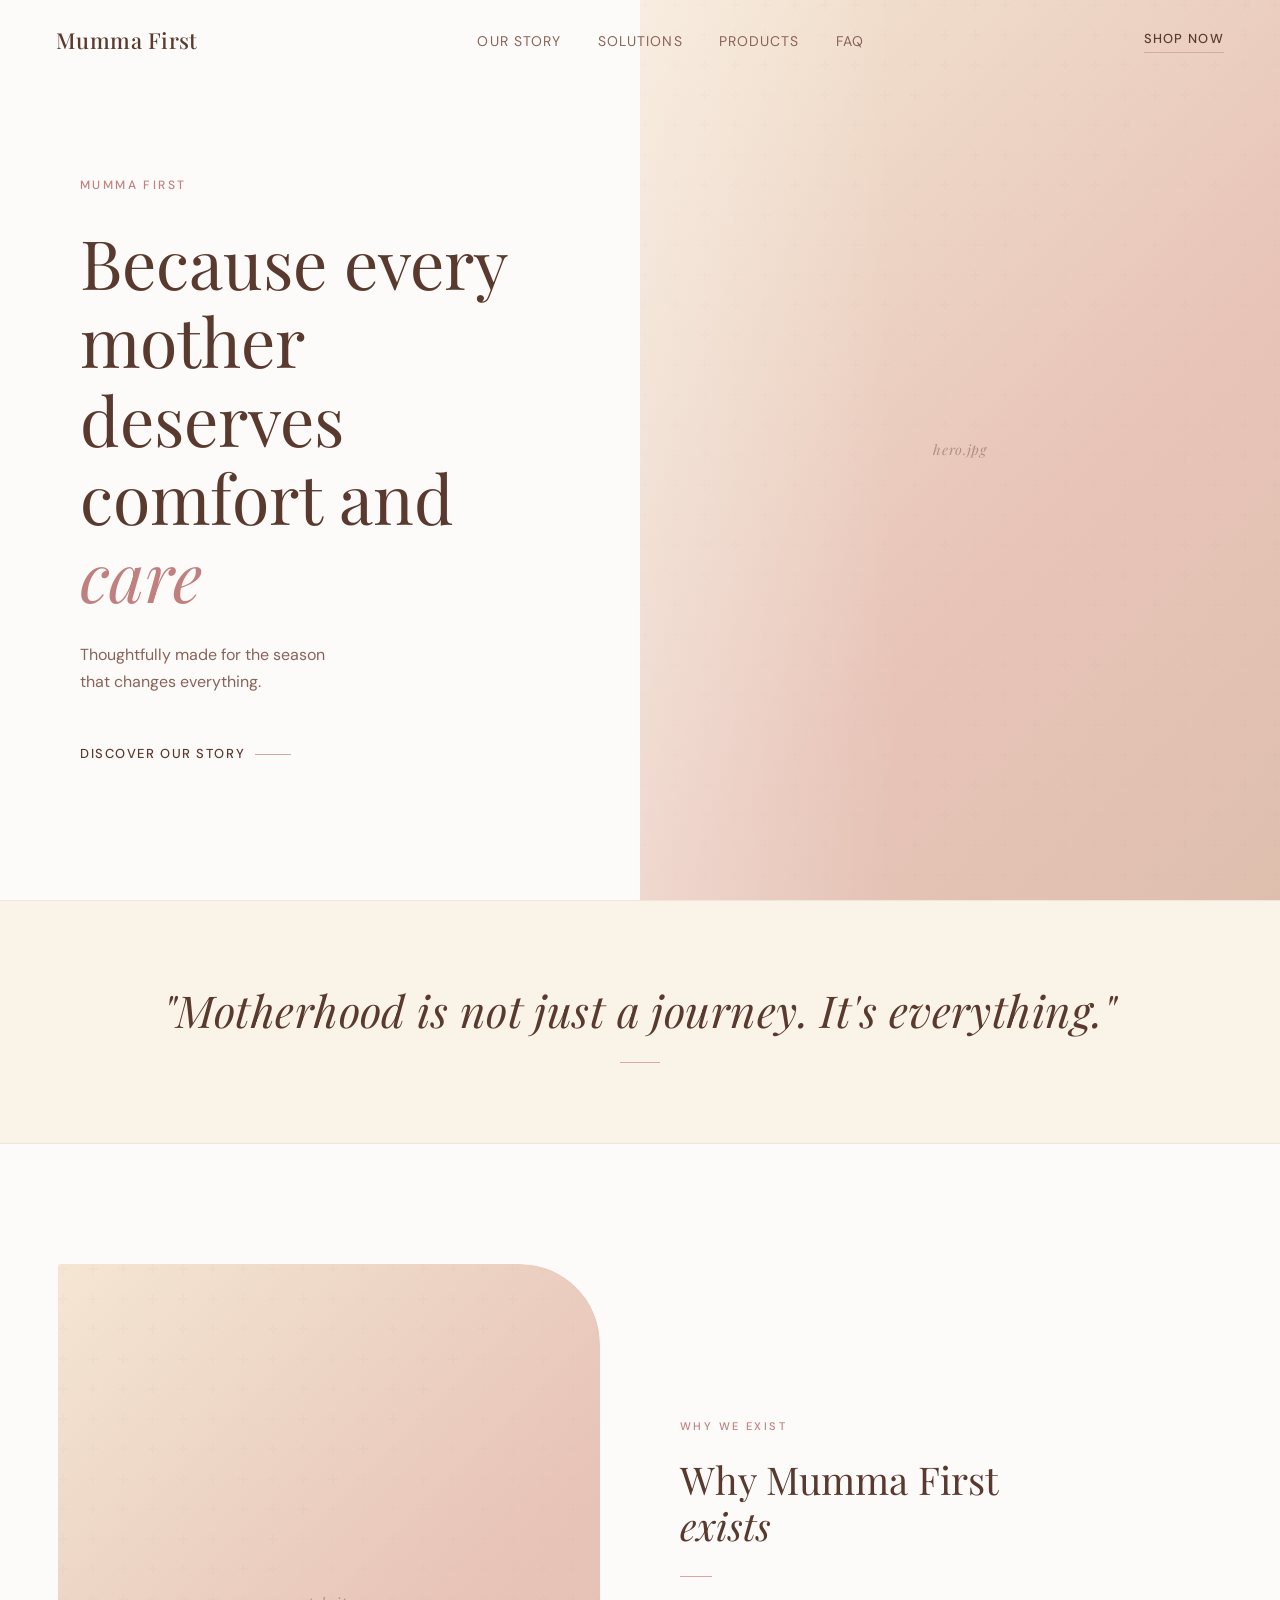
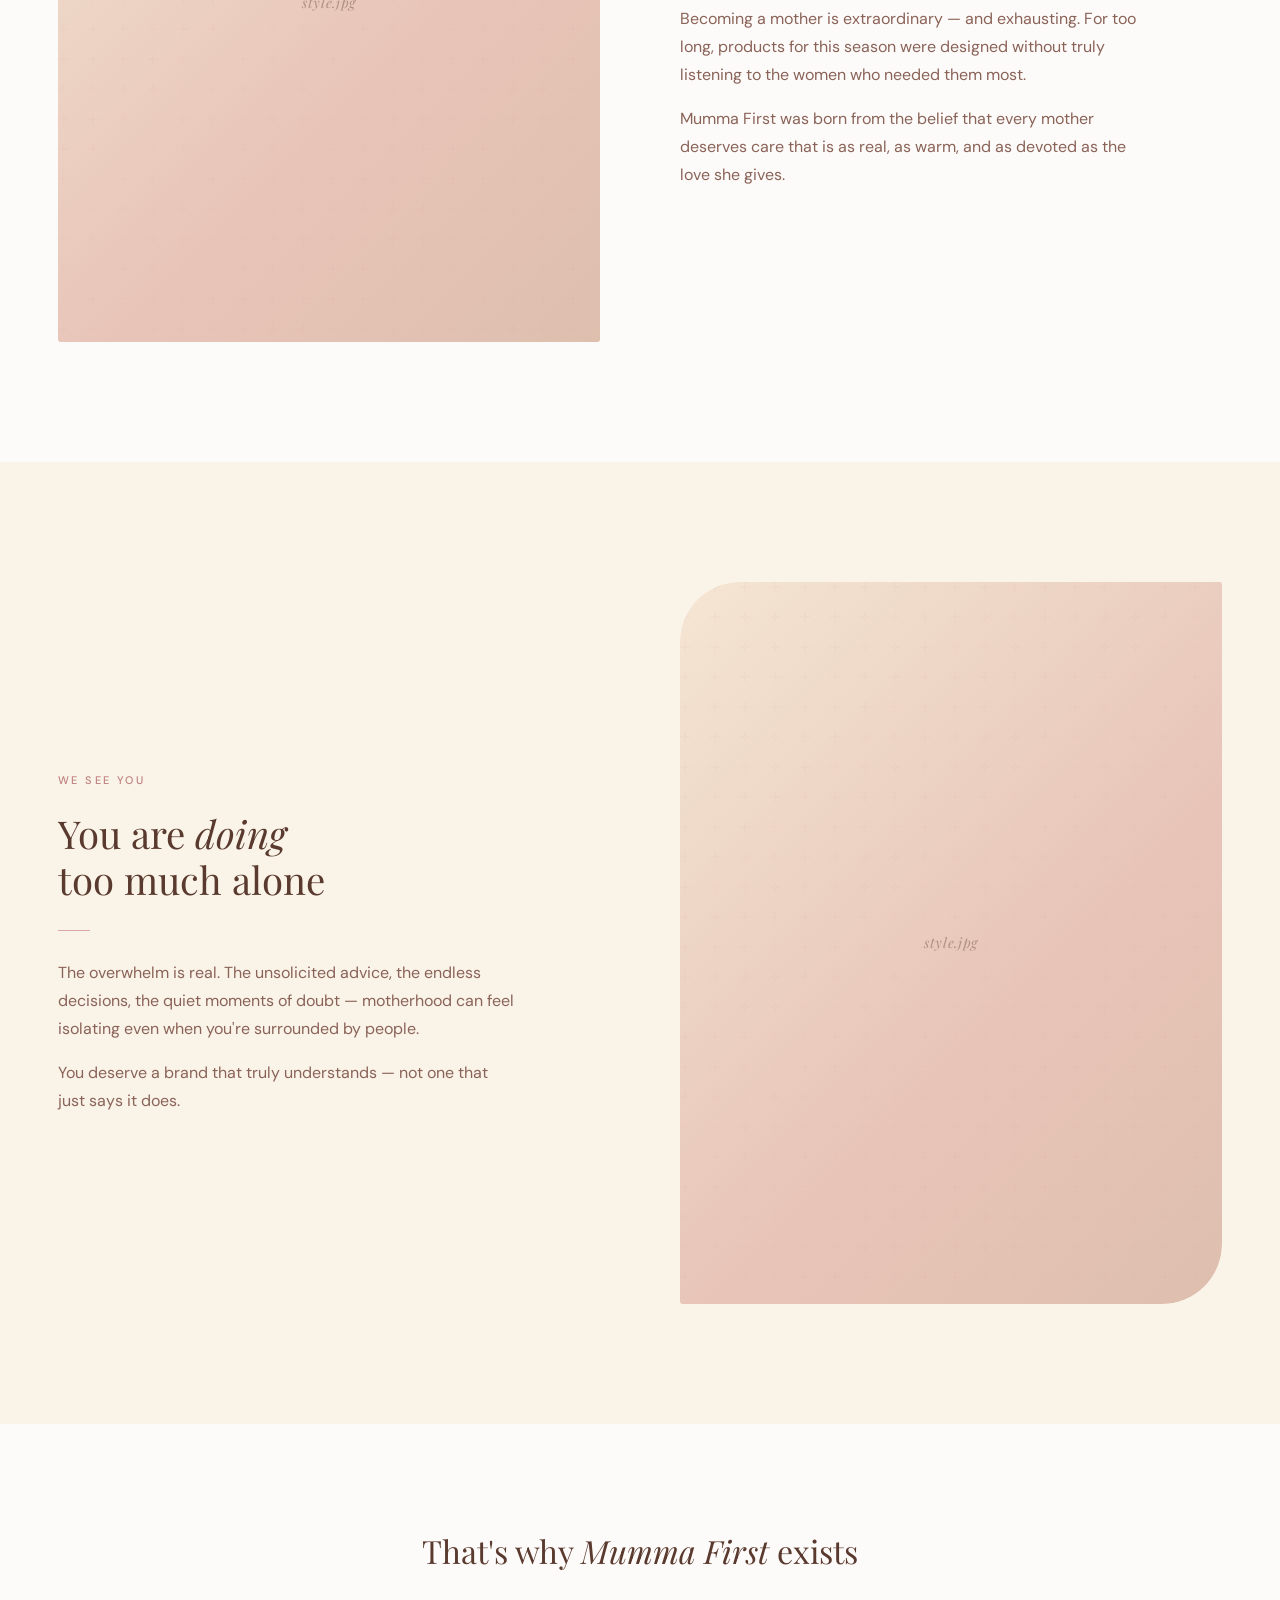
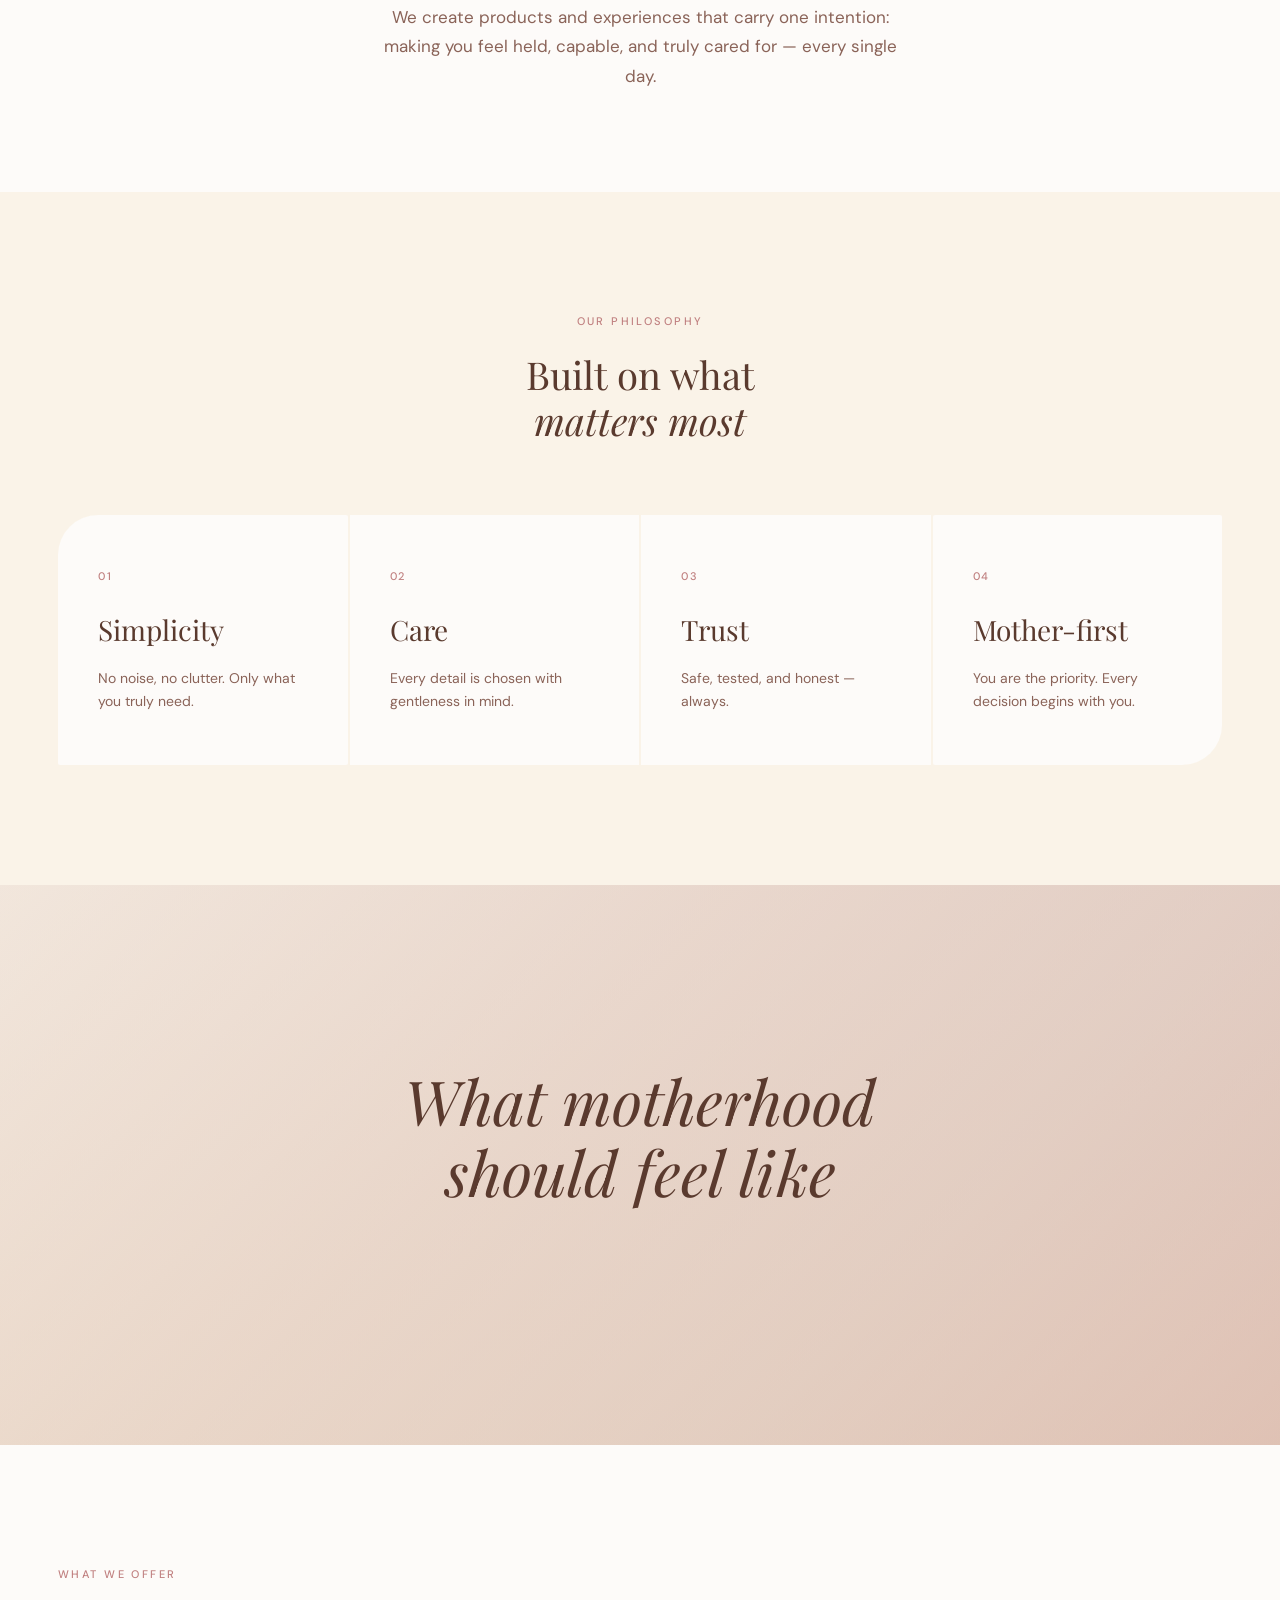
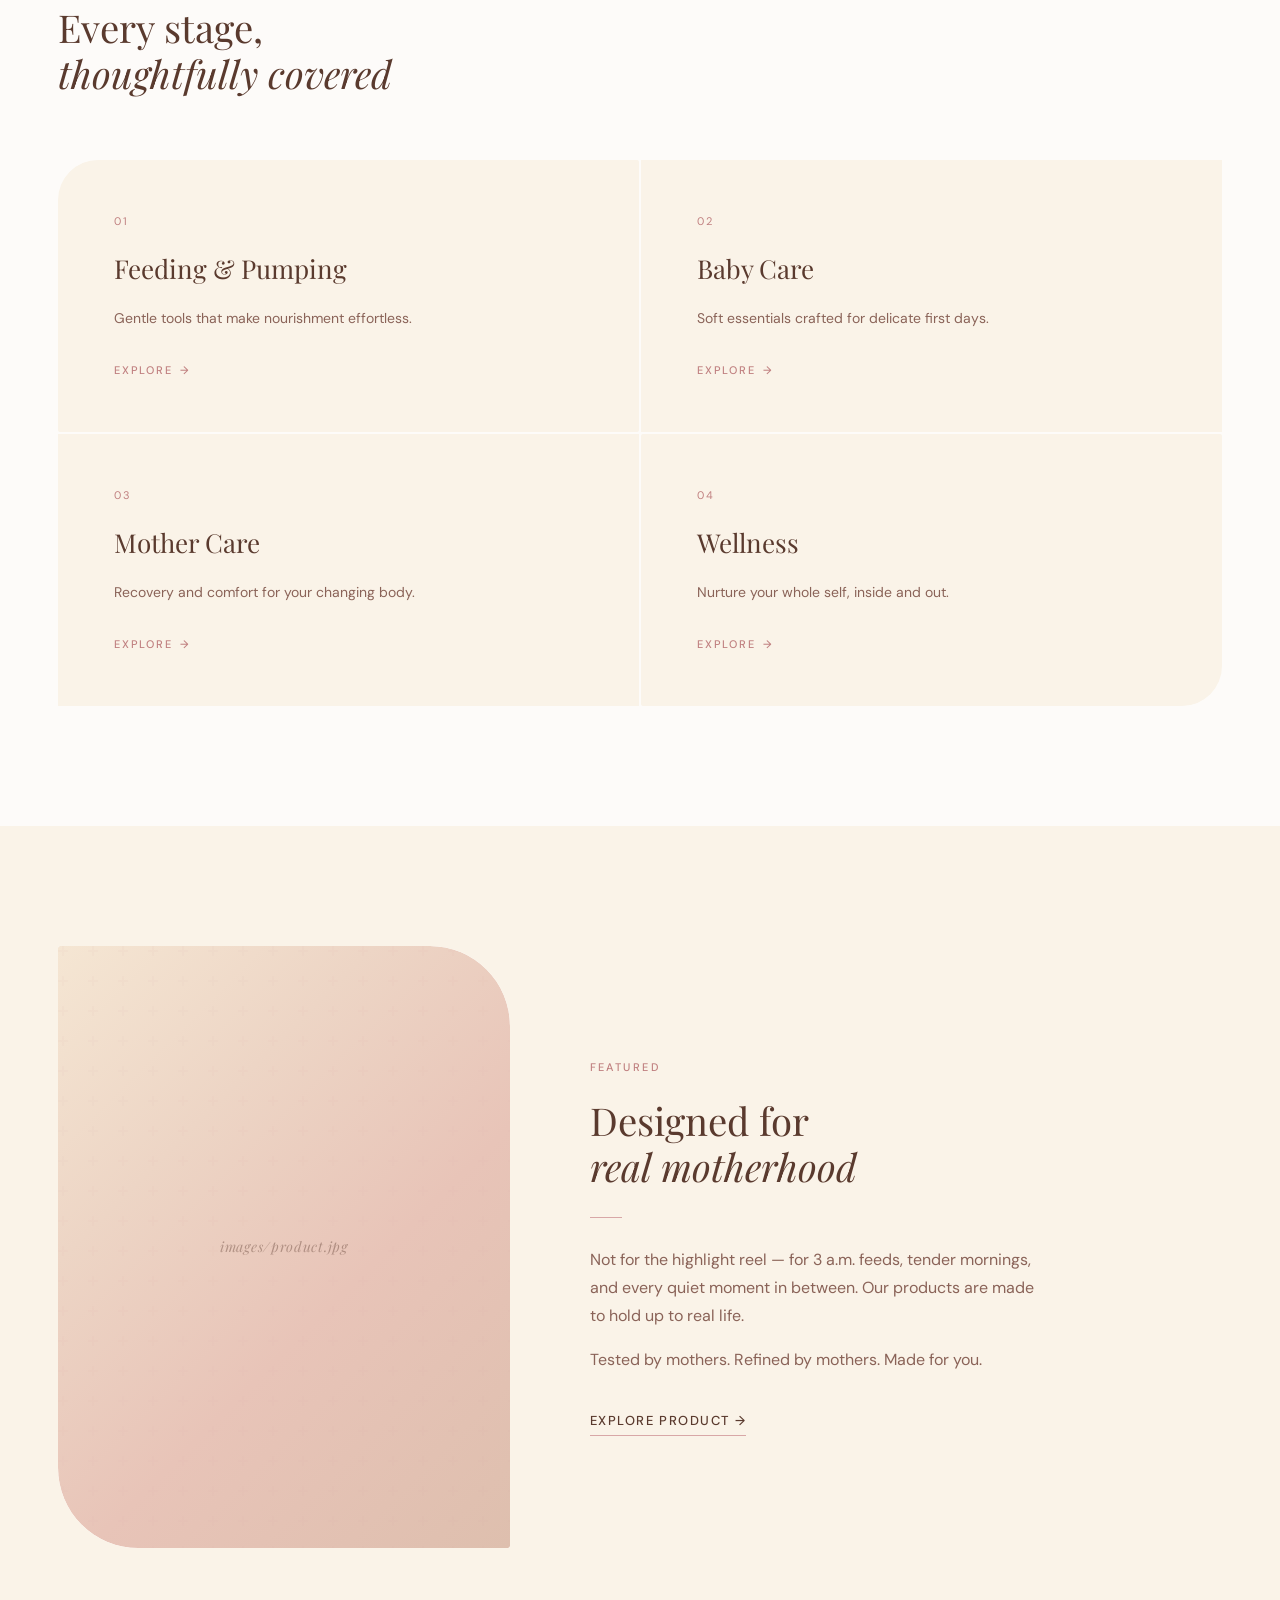
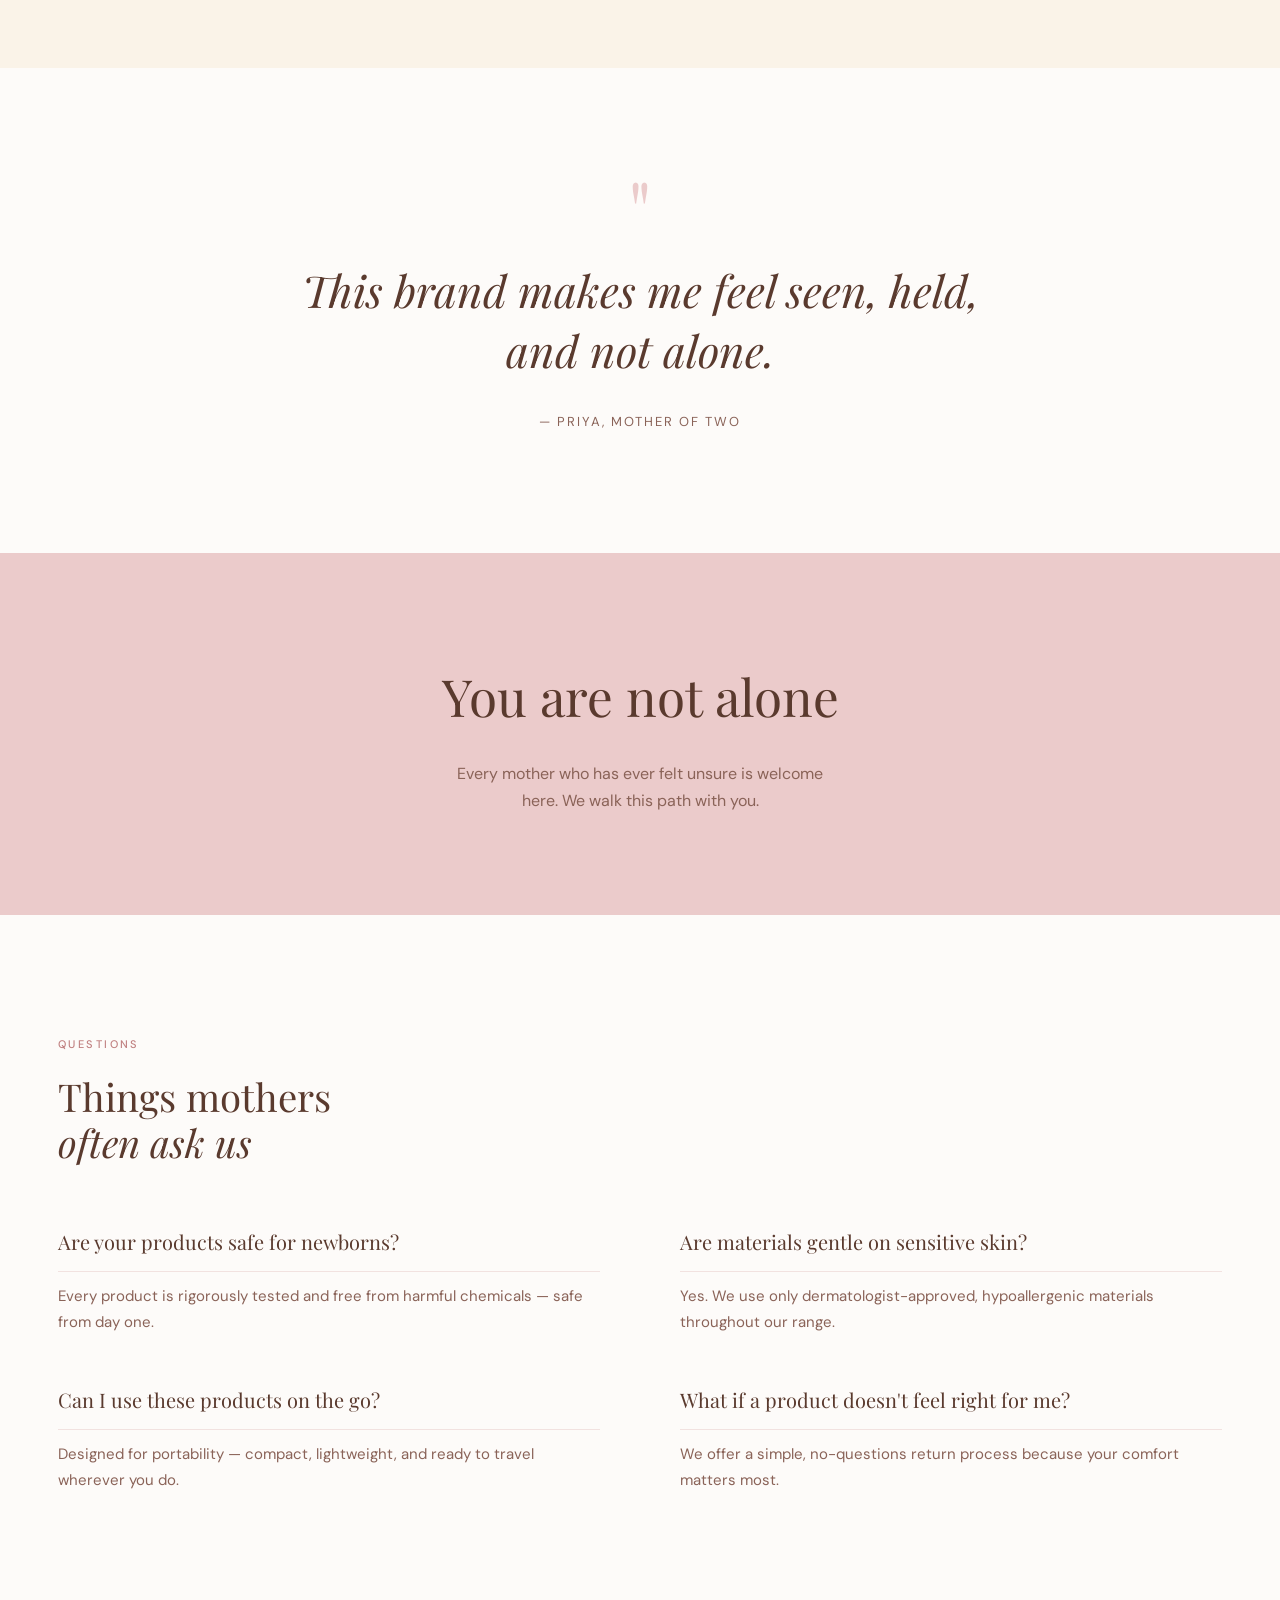
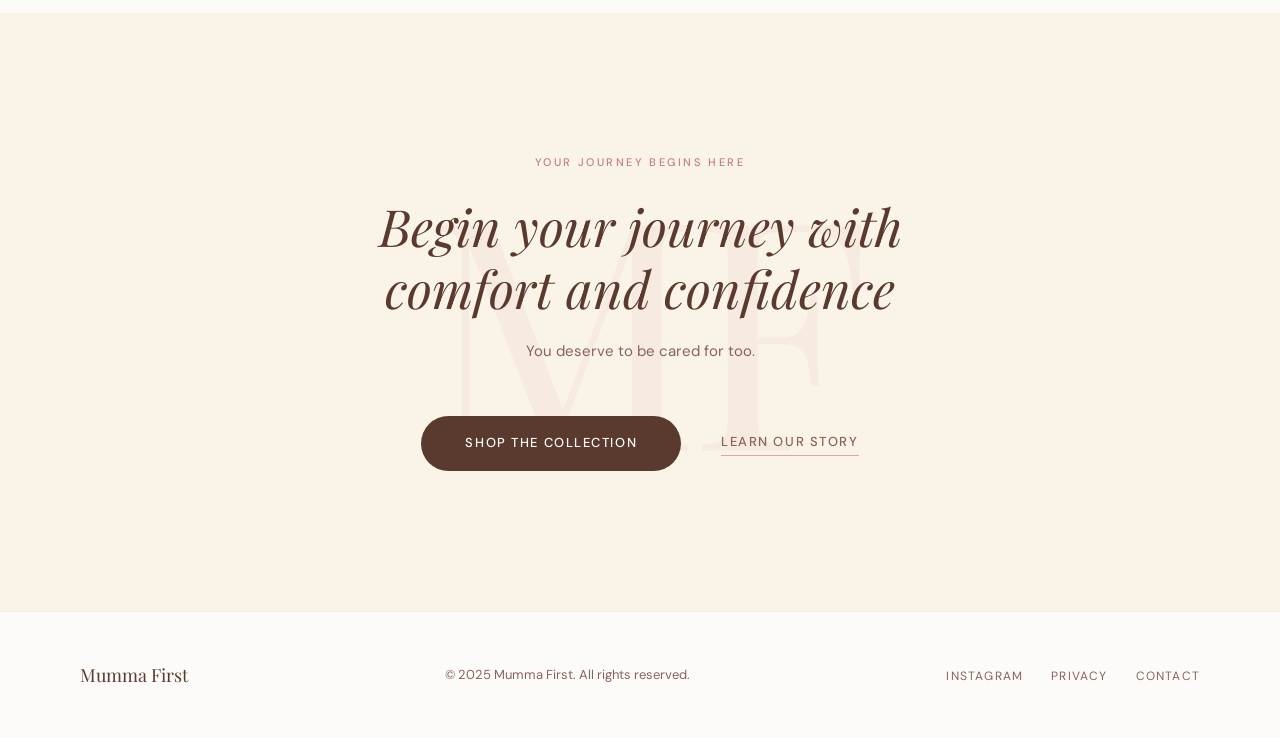
<file: index.html>
<!DOCTYPE html>
<html lang="en">
<head>
<meta charset="UTF-8">
<meta name="viewport" content="width=device-width, initial-scale=1.0">
<title>Mumma First — Because Every Mother Deserves Comfort and Care</title>
<link rel="preconnect" href="https://fonts.googleapis.com">
<link rel="preconnect" href="https://fonts.gstatic.com" crossorigin>
<link href="https://fonts.googleapis.com/css2?family=Playfair+Display:ital,wght@0,400;0,500;0,600;1,400;1,500&family=DM+Sans:wght@300;400;500&display=swap" rel="stylesheet">
<link rel="stylesheet" href="styles.css">
</head>
<body>

<!-- NAV -->
<nav id="main-nav">
  <a href="#" class="nav-logo">Mumma First</a>
  <ul class="nav-links">
    <li><a href="#story">Our Story</a></li>
    <li><a href="#solutions">Solutions</a></li>
    <li><a href="#product">Products</a></li>
    <li><a href="#faq">FAQ</a></li>
  </ul>
  <a href="#final-cta" class="nav-cta">Shop Now</a>
</nav>

<!-- ─── 1. HERO ─── -->
<section id="hero">
  <div class="hero-text-side">
    <p class="hero-eyebrow reveal">Mumma First</p>
    <h1 class="hero-heading reveal reveal-delay-1">Because every<br>mother deserves<br>comfort and <em>care</em></h1>
    <p class="hero-sub reveal reveal-delay-2">Thoughtfully made for the season<br>that changes everything.</p>
    <a href="#story" class="hero-link reveal reveal-delay-3">Discover our story</a>
  </div>
  <div class="hero-image-side">
    <div class="img-placeholder">
      <span class="img-placeholder-inner">hero.jpg</span>
    </div>
  </div>
</section>

<!-- ─── 2. TRANSITION ─── -->
<section id="transition">
  <p class="transition-text reveal">"Motherhood is not just a journey. It's everything."</p>
  <span class="transition-ornament reveal reveal-delay-1"></span>
</section>

<!-- ─── 3. STORY ─── -->
<section id="story">
  <div class="section-inner">
    <div class="story-grid">
      <div class="story-image reveal">
        <div class="img-placeholder">
          <span class="img-placeholder-inner">style.jpg</span>
        </div>
      </div>
      <div class="story-text reveal reveal-delay-1">
        <span class="section-tag">Why we exist</span>
        <h2 class="section-heading">Why Mumma First<br><em>exists</em></h2>
        <div class="section-divider"></div>
        <p class="section-para">Becoming a mother is extraordinary — and exhausting. For too long, products for this season were designed without truly listening to the women who needed them most.</p>
        <p class="section-para">Mumma First was born from the belief that every mother deserves care that is as real, as warm, and as devoted as the love she gives.</p>
      </div>
    </div>
  </div>
</section>

<!-- ─── 4. PROBLEM ─── -->
<section id="problem">
  <div class="section-inner">
    <div class="problem-grid">
      <div class="problem-text reveal">
        <span class="section-tag">We see you</span>
        <h2 class="section-heading">You are <em>doing</em><br>too much alone</h2>
        <div class="section-divider"></div>
        <p class="section-para">The overwhelm is real. The unsolicited advice, the endless decisions, the quiet moments of doubt — motherhood can feel isolating even when you're surrounded by people.</p>
        <p class="section-para">You deserve a brand that truly understands — not one that just says it does.</p>
      </div>
      <div class="problem-image reveal reveal-delay-1">
        <div class="img-placeholder">
          <span class="img-placeholder-inner">style.jpg</span>
        </div>
      </div>
    </div>
  </div>
</section>

<!-- ─── 5. BRAND RESPONSE ─── -->
<section id="brand-response">
  <p class="response-heading reveal">That's why <em>Mumma First</em> exists</p>
  <p class="response-para reveal reveal-delay-1">We create products and experiences that carry one intention: making you feel held, capable, and truly cared for — every single day.</p>
</section>

<!-- ─── 6. PHILOSOPHY ─── -->
<section id="philosophy">
  <div class="section-inner">
    <div class="philosophy-header">
      <span class="section-tag reveal">Our philosophy</span>
      <h2 class="section-heading reveal reveal-delay-1">Built on what<br><em>matters most</em></h2>
    </div>
    <div class="philosophy-grid">
      <div class="philosophy-item reveal">
        <p class="philosophy-number">01</p>
        <h3 class="philosophy-word">Simplicity</h3>
        <p class="philosophy-desc">No noise, no clutter. Only what you truly need.</p>
      </div>
      <div class="philosophy-item reveal reveal-delay-1">
        <p class="philosophy-number">02</p>
        <h3 class="philosophy-word">Care</h3>
        <p class="philosophy-desc">Every detail is chosen with gentleness in mind.</p>
      </div>
      <div class="philosophy-item reveal reveal-delay-2">
        <p class="philosophy-number">03</p>
        <h3 class="philosophy-word">Trust</h3>
        <p class="philosophy-desc">Safe, tested, and honest — always.</p>
      </div>
      <div class="philosophy-item reveal reveal-delay-3">
        <p class="philosophy-number">04</p>
        <h3 class="philosophy-word">Mother‑first</h3>
        <p class="philosophy-desc">You are the priority. Every decision begins with you.</p>
      </div>
    </div>
  </div>
</section>

<!-- ─── 7. EXPERIENCE ─── -->
<section id="experience">
  <div class="experience-bg"></div>
  <div class="experience-overlay"></div>
  <div class="experience-content">
    <h2 class="experience-heading reveal">What motherhood<br>should feel like</h2>
    <p class="experience-sub reveal reveal-delay-1">Comfortable. &nbsp;Confident. &nbsp;Supported.</p>
  </div>
</section>

<!-- ─── 8. SOLUTIONS ─── -->
<section id="solutions">
  <div class="section-inner">
    <div class="solutions-header">
      <span class="section-tag reveal">What we offer</span>
      <h2 class="section-heading reveal reveal-delay-1">Every stage,<br><em>thoughtfully covered</em></h2>
    </div>
    <div class="solutions-grid">
      <div class="solution-item reveal">
        <p class="solution-number">01</p>
        <h3 class="solution-name">Feeding & Pumping</h3>
        <p class="solution-desc">Gentle tools that make nourishment effortless.</p>
        <span class="solution-arrow">Explore</span>
      </div>
      <div class="solution-item reveal reveal-delay-1">
        <p class="solution-number">02</p>
        <h3 class="solution-name">Baby Care</h3>
        <p class="solution-desc">Soft essentials crafted for delicate first days.</p>
        <span class="solution-arrow">Explore</span>
      </div>
      <div class="solution-item reveal reveal-delay-2">
        <p class="solution-number">03</p>
        <h3 class="solution-name">Mother Care</h3>
        <p class="solution-desc">Recovery and comfort for your changing body.</p>
        <span class="solution-arrow">Explore</span>
      </div>
      <div class="solution-item reveal reveal-delay-3">
        <p class="solution-number">04</p>
        <h3 class="solution-name">Wellness</h3>
        <p class="solution-desc">Nurture your whole self, inside and out.</p>
        <span class="solution-arrow">Explore</span>
      </div>
    </div>
  </div>
</section>

<!-- ─── 9. PRODUCT ─── -->
<section id="product">
  <div class="section-inner">
    <div class="product-grid">
      <div class="product-image-wrap reveal">
        <div class="img-placeholder">
          <span class="img-placeholder-inner">images/product.jpg</span>
        </div>
      </div>
      <div class="product-text reveal reveal-delay-1">
        <span class="section-tag">Featured</span>
        <h2 class="section-heading">Designed for<br><em>real motherhood</em></h2>
        <div class="section-divider"></div>
        <p class="section-para">Not for the highlight reel — for 3 a.m. feeds, tender mornings, and every quiet moment in between. Our products are made to hold up to real life.</p>
        <p class="section-para">Tested by mothers. Refined by mothers. Made for you.</p>
        <a href="#" class="product-link">Explore product →</a>
      </div>
    </div>
  </div>
</section>

<!-- ─── 10. TESTIMONIAL ─── -->
<section id="testimonial">
  <span class="testimonial-mark reveal">"</span>
  <blockquote class="testimonial-quote reveal reveal-delay-1">This brand makes me feel seen, held, and not alone.</blockquote>
  <p class="testimonial-author reveal reveal-delay-2">— Priya, mother of two</p>
</section>

<!-- ─── 11. EMOTIONAL BLOCK ─── -->
<section id="emotional">
  <h2 class="emotional-heading reveal">You are not alone</h2>
  <p class="emotional-sub reveal reveal-delay-1">Every mother who has ever felt unsure is welcome here. We walk this path with you.</p>
</section>

<!-- ─── 12. FAQ ─── -->
<section id="faq">
  <div class="section-inner">
    <span class="section-tag reveal">Questions</span>
    <h2 class="section-heading reveal reveal-delay-1">Things mothers<br><em>often ask us</em></h2>
    <div class="faq-grid">
      <div class="faq-item reveal">
        <p class="faq-q">Are your products safe for newborns?</p>
        <p class="faq-a">Every product is rigorously tested and free from harmful chemicals — safe from day one.</p>
      </div>
      <div class="faq-item reveal reveal-delay-1">
        <p class="faq-q">Are materials gentle on sensitive skin?</p>
        <p class="faq-a">Yes. We use only dermatologist-approved, hypoallergenic materials throughout our range.</p>
      </div>
      <div class="faq-item reveal reveal-delay-2">
        <p class="faq-q">Can I use these products on the go?</p>
        <p class="faq-a">Designed for portability — compact, lightweight, and ready to travel wherever you do.</p>
      </div>
      <div class="faq-item reveal reveal-delay-3">
        <p class="faq-q">What if a product doesn't feel right for me?</p>
        <p class="faq-a">We offer a simple, no-questions return process because your comfort matters most.</p>
      </div>
    </div>
  </div>
</section>

<!-- ─── 13. FINAL CTA ─── -->
<section id="final-cta">
  <p class="cta-eyebrow reveal">Your journey begins here</p>
  <h2 class="cta-heading reveal reveal-delay-1">Begin your journey with comfort and confidence</h2>
  <p class="cta-sub reveal reveal-delay-2">You deserve to be cared for too.</p>
  <div class="cta-actions reveal reveal-delay-3">
    <a href="#" class="cta-btn-primary">Shop the Collection</a>
    <a href="#story" class="cta-btn-ghost">Learn our story</a>
  </div>
</section>

<!-- FOOTER -->
<footer>
  <a href="#" class="footer-logo">Mumma First</a>
  <p class="footer-copy">© 2025 Mumma First. All rights reserved.</p>
  <ul class="footer-links">
    <li><a href="#">Instagram</a></li>
    <li><a href="#">Privacy</a></li>
    <li><a href="#">Contact</a></li>
  </ul>
</footer>

<script src="main.js" defer></script>

</body>
</html>
</file>
<file: styles.css>
/* ==========================================================
   MUMMA FIRST — Main Stylesheet
   styles.css
   ========================================================== */

/* ─── RESET & BASE ─── */
*, *::before, *::after {
  box-sizing: border-box;
  margin: 0;
  padding: 0;
}

/* ─── DESIGN TOKENS ─── */
:root {
  /* Backgrounds */
  --bg-cream: #FDFBF9;
  --bg-warm:  #FAF3E8;

  /* Text */
  --text-dark: #5A3A2E;
  --text-mid:  #8A6358;

  /* Accents */
  --accent-light: #EBCBCB;
  --accent-mid:   #D8A7A7;
  --accent-deep:  #C08080;

  /* Typography */
  --serif: 'Playfair Display', Georgia, serif;
  --sans:  'DM Sans', sans-serif;

  /* Spacing */
  --gap-xl: 120px;
  --gap-lg: 80px;
}

/* ─── GLOBAL ─── */
html {
  scroll-behavior: smooth;
}

body {
  background: var(--bg-cream);
  color: var(--text-dark);
  font-family: var(--sans);
  font-size: 17px;
  line-height: 1.7;
  overflow-x: hidden;
}

/* ==========================================================
   ANIMATIONS
   ========================================================== */

.reveal {
  opacity: 0;
  transform: translateY(28px);
  transition:
    opacity   0.85s cubic-bezier(0.22, 1, 0.36, 1),
    transform 0.85s cubic-bezier(0.22, 1, 0.36, 1);
}
.reveal.visible        { opacity: 1; transform: translateY(0); }
.reveal-delay-1        { transition-delay: 0.15s; }
.reveal-delay-2        { transition-delay: 0.30s; }
.reveal-delay-3        { transition-delay: 0.45s; }

/* ==========================================================
   NAVIGATION
   ========================================================== */

nav {
  position: fixed;
  top: 0; left: 0; right: 0;
  z-index: 100;
  display: flex;
  justify-content: space-between;
  align-items: center;
  padding: 22px 56px;
  background: transparent;
  transition: background 0.4s, backdrop-filter 0.4s;
}
nav.scrolled {
  background: rgba(253, 251, 249, 0.88);
  backdrop-filter: blur(14px);
  border-bottom: 1px solid rgba(216, 167, 167, 0.18);
}

.nav-logo {
  font-family: var(--serif);
  font-size: 22px;
  font-weight: 500;
  color: var(--text-dark);
  letter-spacing: 0.02em;
  text-decoration: none;
}

.nav-links {
  display: flex;
  gap: 36px;
  list-style: none;
}
.nav-links a {
  font-size: 14px;
  font-weight: 400;
  letter-spacing: 0.08em;
  text-transform: uppercase;
  color: var(--text-mid);
  text-decoration: none;
  transition: color 0.25s;
}
.nav-links a:hover { color: var(--text-dark); }

.nav-cta {
  font-size: 13px;
  font-weight: 500;
  letter-spacing: 0.1em;
  text-transform: uppercase;
  color: var(--text-dark);
  text-decoration: none;
  border-bottom: 1px solid var(--accent-mid);
  padding-bottom: 2px;
  transition: border-color 0.25s;
}
.nav-cta:hover { border-color: var(--text-dark); }

/* ==========================================================
   HERO
   ========================================================== */

#hero {
  height: 100vh;
  min-height: 640px;
  display: grid;
  grid-template-columns: 1fr 1fr;
  position: relative;
  overflow: hidden;
}

.hero-text-side {
  display: flex;
  flex-direction: column;
  justify-content: center;
  padding: 120px 64px 80px 80px;
  position: relative;
  z-index: 2;
}

.hero-eyebrow {
  font-size: 12px;
  font-weight: 500;
  letter-spacing: 0.2em;
  text-transform: uppercase;
  color: var(--accent-deep);
  margin-bottom: 28px;
}

.hero-heading {
  font-family: var(--serif);
  font-size: clamp(42px, 5.5vw, 68px);
  font-weight: 400;
  line-height: 1.15;
  color: var(--text-dark);
  margin-bottom: 28px;
}
.hero-heading em {
  font-style: italic;
  color: var(--accent-deep);
}

.hero-sub {
  font-size: 16px;
  color: var(--text-mid);
  max-width: 340px;
  line-height: 1.65;
  margin-bottom: 48px;
}

.hero-link {
  display: inline-flex;
  align-items: center;
  gap: 10px;
  font-size: 13px;
  font-weight: 500;
  letter-spacing: 0.12em;
  text-transform: uppercase;
  color: var(--text-dark);
  text-decoration: none;
}
.hero-link::after {
  content: '';
  display: inline-block;
  width: 36px;
  height: 1px;
  background: var(--accent-mid);
  transition: width 0.3s;
}
.hero-link:hover::after { width: 56px; }

.hero-image-side {
  position: relative;
  overflow: hidden;
}
.hero-image-side img {
  width: 100%;
  height: 100%;
  object-fit: cover;
  object-position: center top;
  filter: saturate(0.88) brightness(1.02);
}
.hero-image-side::before {
  content: '';
  position: absolute;
  inset: 0;
  background: linear-gradient(to right, rgba(253,251,249,0.35) 0%, transparent 40%);
  z-index: 1;
}

/* ─── Image Placeholders ─── */
.img-placeholder {
  width: 100%;
  height: 100%;
  background: linear-gradient(135deg, #F5E6D3 0%, #EDD5C5 30%, #E8C4B8 60%, #DEBFAE 100%);
  display: flex;
  align-items: center;
  justify-content: center;
  position: relative;
  overflow: hidden;
}
.img-placeholder::after {
  content: '';
  position: absolute;
  inset: 0;
  background: url("data:image/svg+xml,%3Csvg width='60' height='60' viewBox='0 0 60 60' xmlns='http://www.w3.org/2000/svg'%3E%3Cg fill='none' fill-rule='evenodd'%3E%3Cg fill='%23D8A7A7' fill-opacity='0.12'%3E%3Cpath d='M36 34v-4h-2v4h-4v2h4v4h2v-4h4v-2h-4zm0-30V0h-2v4h-4v2h4v4h2V6h4V4h-4zM6 34v-4H4v4H0v2h4v4h2v-4h4v-2H6zM6 4V0H4v4H0v2h4v4h2V6h4V4H6z'/%3E%3C/g%3E%3C/g%3E%3C/svg%3E");
  opacity: 0.5;
}
.img-placeholder-inner {
  font-family: var(--serif);
  font-size: 14px;
  color: rgba(90, 58, 46, 0.4);
  font-style: italic;
  letter-spacing: 0.05em;
  z-index: 1;
}

/* ==========================================================
   TRANSITION STATEMENT
   ========================================================== */

#transition {
  padding: 80px 40px;
  text-align: center;
  background: var(--bg-warm);
  border-top: 1px solid rgba(216,167,167,0.2);
  border-bottom: 1px solid rgba(216,167,167,0.2);
}
.transition-text {
  font-family: var(--serif);
  font-size: clamp(26px, 3.5vw, 44px);
  font-weight: 400;
  font-style: italic;
  color: var(--text-dark);
  letter-spacing: 0.01em;
  line-height: 1.3;
}
.transition-ornament {
  display: block;
  width: 40px;
  height: 1px;
  background: var(--accent-mid);
  margin: 24px auto 0;
}

/* ==========================================================
   SECTION SHARED UTILITIES
   ========================================================== */

section { position: relative; }

.section-inner {
  max-width: 1260px;
  margin: 0 auto;
  padding: 0 48px;
}

.section-tag {
  font-size: 11px;
  font-weight: 500;
  letter-spacing: 0.22em;
  text-transform: uppercase;
  color: var(--accent-deep);
  margin-bottom: 20px;
  display: block;
}

.section-heading {
  font-family: var(--serif);
  font-size: clamp(30px, 3vw, 46px);
  font-weight: 400;
  line-height: 1.2;
  color: var(--text-dark);
  margin-bottom: 28px;
}
.section-heading em { font-style: italic; }

.section-para {
  font-size: 16px;
  color: var(--text-mid);
  line-height: 1.75;
  max-width: 460px;
}
.section-para + .section-para { margin-top: 16px; }

.section-divider {
  width: 32px;
  height: 1px;
  background: var(--accent-mid);
  margin: 28px 0;
}

/* ==========================================================
   STORY SECTION
   ========================================================== */

#story {
  padding: var(--gap-xl) 0;
  background: var(--bg-cream);
}

.story-grid {
  display: grid;
  grid-template-columns: 1fr 1fr;
  gap: 80px;
  align-items: center;
}

.story-image {
  position: relative;
  aspect-ratio: 4 / 5;
  overflow: hidden;
  border-radius: 2px 80px 2px 2px;
}
.story-image img,
.story-image .img-placeholder {
  width: 100%;
  height: 100%;
  object-fit: cover;
  border-radius: inherit;
}
.story-image::after {
  content: '';
  position: absolute;
  bottom: -20px;
  right: -20px;
  width: 60%;
  height: 60%;
  border: 1px solid var(--accent-light);
  border-radius: 2px 60px 2px 2px;
  z-index: -1;
}

/* ==========================================================
   PROBLEM SECTION
   ========================================================== */

#problem {
  padding: var(--gap-xl) 0;
  background: var(--bg-warm);
}

.problem-grid {
  display: grid;
  grid-template-columns: 1fr 1fr;
  gap: 80px;
  align-items: center;
}

.problem-text { order: 1; }

.problem-image {
  order: 2;
  aspect-ratio: 3 / 4;
  overflow: hidden;
  border-radius: 60px 2px 60px 2px;
  position: relative;
}
.problem-image img,
.problem-image .img-placeholder {
  width: 100%;
  height: 100%;
  object-fit: cover;
  border-radius: inherit;
}

/* ==========================================================
   BRAND RESPONSE
   ========================================================== */

#brand-response {
  padding: 100px 48px;
  text-align: center;
  background: var(--bg-cream);
}

.response-heading {
  font-family: var(--serif);
  font-size: clamp(24px, 2.5vw, 36px);
  font-weight: 400;
  color: var(--text-dark);
  margin-bottom: 24px;
}

.response-para {
  font-size: 17px;
  color: var(--text-mid);
  max-width: 540px;
  margin: 0 auto;
  line-height: 1.75;
}

/* ==========================================================
   PHILOSOPHY
   ========================================================== */

#philosophy {
  padding: var(--gap-xl) 0;
  background: var(--bg-warm);
}

.philosophy-header {
  text-align: center;
  margin-bottom: 72px;
}

.philosophy-grid {
  display: grid;
  grid-template-columns: repeat(4, 1fr);
  gap: 2px;
}

.philosophy-item {
  padding: 52px 40px;
  background: var(--bg-cream);
  position: relative;
}
.philosophy-item:first-child { border-radius: 40px 2px 2px 2px; }
.philosophy-item:last-child  { border-radius: 2px 2px 40px 2px; }

.philosophy-number {
  font-size: 11px;
  font-weight: 500;
  letter-spacing: 0.18em;
  text-transform: uppercase;
  color: var(--accent-deep);
  margin-bottom: 20px;
}

.philosophy-word {
  font-family: var(--serif);
  font-size: 28px;
  font-weight: 400;
  color: var(--text-dark);
  margin-bottom: 14px;
}

.philosophy-desc {
  font-size: 14px;
  color: var(--text-mid);
  line-height: 1.65;
}

/* ==========================================================
   EXPERIENCE SECTION
   ========================================================== */

#experience {
  position: relative;
  overflow: hidden;
  min-height: 560px;
  display: flex;
  align-items: center;
  justify-content: center;
}

.experience-bg {
  position: absolute;
  inset: 0;
  background: linear-gradient(135deg, #E8D5C4 0%, #D8B9A8 40%, #CCA898 70%, #C49080 100%);
  z-index: 0;
}

.experience-overlay {
  position: absolute;
  inset: 0;
  background: linear-gradient(to bottom, rgba(253,251,249,0.45) 0%, rgba(250,243,232,0.5) 100%);
  z-index: 1;
}

.experience-content {
  position: relative;
  z-index: 2;
  text-align: center;
  padding: 80px 40px;
}

.experience-heading {
  font-family: var(--serif);
  font-size: clamp(36px, 5vw, 62px);
  font-weight: 400;
  font-style: italic;
  color: var(--text-dark);
  margin-bottom: 28px;
  line-height: 1.15;
}

.experience-sub {
  font-size: 18px;
  letter-spacing: 0.12em;
  color: var(--text-mid);
  font-weight: 300;
}

/* ==========================================================
   SOLUTIONS
   ========================================================== */

#solutions {
  padding: var(--gap-xl) 0;
  background: var(--bg-cream);
}

.solutions-header { margin-bottom: 64px; }

.solutions-grid {
  display: grid;
  grid-template-columns: repeat(2, 1fr);
  gap: 2px;
}

.solution-item {
  padding: 52px 56px;
  background: var(--bg-warm);
  display: flex;
  flex-direction: column;
  gap: 16px;
  transition: background 0.3s;
}
.solution-item:hover { background: var(--accent-light); }
.solution-item:nth-child(1) { border-radius: 40px 2px 2px 2px; }
.solution-item:nth-child(4) { border-radius: 2px 2px 40px 2px; }

.solution-number {
  font-size: 11px;
  letter-spacing: 0.2em;
  text-transform: uppercase;
  color: var(--accent-deep);
}

.solution-name {
  font-family: var(--serif);
  font-size: 26px;
  font-weight: 400;
  color: var(--text-dark);
}

.solution-desc {
  font-size: 14px;
  color: var(--text-mid);
  line-height: 1.6;
}

.solution-arrow {
  margin-top: auto;
  padding-top: 16px;
  font-size: 11px;
  font-weight: 500;
  letter-spacing: 0.16em;
  text-transform: uppercase;
  color: var(--accent-deep);
  display: flex;
  align-items: center;
  gap: 8px;
}
.solution-arrow::after {
  content: '→';
  transition: transform 0.25s;
}
.solution-item:hover .solution-arrow::after { transform: translateX(4px); }

/* ==========================================================
   PRODUCT SECTION
   ========================================================== */

#product {
  padding: var(--gap-xl) 0;
  background: var(--bg-warm);
}

.product-grid {
  display: grid;
  grid-template-columns: 5fr 7fr;
  gap: 80px;
  align-items: center;
}

.product-image-wrap {
  aspect-ratio: 3 / 4;
  overflow: hidden;
  border-radius: 2px 80px 2px 80px;
  background: var(--bg-cream);
  display: flex;
  align-items: center;
  justify-content: center;
}
.product-image-wrap img {
  width: 80%;
  height: 80%;
  object-fit: contain;
}
.product-image-wrap .img-placeholder { border-radius: inherit; }

.product-link {
  display: inline-flex;
  align-items: center;
  gap: 10px;
  font-size: 13px;
  font-weight: 500;
  letter-spacing: 0.12em;
  text-transform: uppercase;
  color: var(--text-dark);
  text-decoration: none;
  margin-top: 36px;
  border-bottom: 1px solid var(--accent-mid);
  padding-bottom: 3px;
  transition: border-color 0.25s;
}
.product-link:hover { border-color: var(--text-dark); }

/* ==========================================================
   TESTIMONIAL
   ========================================================== */

#testimonial {
  padding: 120px 40px;
  text-align: center;
  background: var(--bg-cream);
}

.testimonial-mark {
  font-family: var(--serif);
  font-size: 80px;
  color: var(--accent-light);
  line-height: 0.5;
  margin-bottom: 32px;
  display: block;
}

.testimonial-quote {
  font-family: var(--serif);
  font-size: clamp(26px, 3.5vw, 44px);
  font-weight: 400;
  font-style: italic;
  color: var(--text-dark);
  max-width: 700px;
  margin: 0 auto;
  line-height: 1.35;
}

.testimonial-author {
  font-size: 13px;
  letter-spacing: 0.15em;
  text-transform: uppercase;
  color: var(--text-mid);
  margin-top: 32px;
}

/* ==========================================================
   EMOTIONAL BLOCK
   ========================================================== */

#emotional {
  padding: 100px 40px;
  text-align: center;
  background: var(--accent-light);
}

.emotional-heading {
  font-family: var(--serif);
  font-size: clamp(32px, 4vw, 56px);
  font-weight: 400;
  color: var(--text-dark);
  margin-bottom: 20px;
}

.emotional-sub {
  font-size: 16px;
  color: var(--text-mid);
  max-width: 400px;
  margin: 0 auto;
  line-height: 1.7;
}

/* ==========================================================
   FAQ
   ========================================================== */

#faq {
  padding: var(--gap-xl) 0;
  background: var(--bg-cream);
}

.faq-grid {
  display: grid;
  grid-template-columns: 1fr 1fr;
  gap: 48px 80px;
  margin-top: 60px;
}

.faq-q {
  font-family: var(--serif);
  font-size: 20px;
  font-weight: 400;
  color: var(--text-dark);
  margin-bottom: 12px;
  padding-bottom: 12px;
  border-bottom: 1px solid rgba(216,167,167,0.3);
}

.faq-a {
  font-size: 15px;
  color: var(--text-mid);
  line-height: 1.7;
}

/* ==========================================================
   FINAL CTA
   ========================================================== */

#final-cta {
  padding: 140px 40px;
  text-align: center;
  background: var(--bg-warm);
  position: relative;
  overflow: hidden;
}
#final-cta::before {
  content: 'MF';
  position: absolute;
  font-family: var(--serif);
  font-size: 320px;
  font-weight: 400;
  color: rgba(216,167,167,0.1);
  top: 50%;
  left: 50%;
  transform: translate(-50%, -48%);
  pointer-events: none;
  letter-spacing: -0.04em;
  line-height: 1;
}

.cta-eyebrow {
  font-size: 11px;
  font-weight: 500;
  letter-spacing: 0.22em;
  text-transform: uppercase;
  color: var(--accent-deep);
  margin-bottom: 24px;
}

.cta-heading {
  font-family: var(--serif);
  font-size: clamp(30px, 4vw, 52px);
  font-weight: 400;
  font-style: italic;
  color: var(--text-dark);
  margin-bottom: 20px;
  max-width: 620px;
  margin-left: auto;
  margin-right: auto;
  line-height: 1.2;
}

.cta-sub {
  font-size: 15px;
  color: var(--text-mid);
  margin-bottom: 52px;
}

.cta-actions {
  display: flex;
  justify-content: center;
  gap: 40px;
  align-items: center;
  flex-wrap: wrap;
}

.cta-btn-primary {
  display: inline-block;
  padding: 16px 44px;
  background: var(--text-dark);
  color: var(--bg-cream);
  font-size: 13px;
  font-weight: 500;
  letter-spacing: 0.12em;
  text-transform: uppercase;
  text-decoration: none;
  border-radius: 40px;
  transition: background 0.3s, transform 0.2s;
}
.cta-btn-primary:hover { background: #3d2820; transform: translateY(-1px); }

.cta-btn-ghost {
  font-size: 13px;
  font-weight: 500;
  letter-spacing: 0.12em;
  text-transform: uppercase;
  color: var(--text-mid);
  text-decoration: none;
  border-bottom: 1px solid var(--accent-mid);
  padding-bottom: 2px;
  transition: color 0.25s;
}
.cta-btn-ghost:hover { color: var(--text-dark); }

/* ==========================================================
   FOOTER
   ========================================================== */

footer {
  padding: 48px 80px;
  display: flex;
  justify-content: space-between;
  align-items: center;
  border-top: 1px solid rgba(216,167,167,0.2);
  background: var(--bg-cream);
}

.footer-logo {
  font-family: var(--serif);
  font-size: 18px;
  color: var(--text-dark);
  text-decoration: none;
}

.footer-copy {
  font-size: 13px;
  color: var(--text-mid);
}

.footer-links {
  display: flex;
  gap: 28px;
  list-style: none;
}
.footer-links a {
  font-size: 12px;
  letter-spacing: 0.1em;
  text-transform: uppercase;
  color: var(--text-mid);
  text-decoration: none;
  transition: color 0.2s;
}
.footer-links a:hover { color: var(--text-dark); }

/* ==========================================================
   RESPONSIVE — TABLET (≤ 900px)
   ========================================================== */

@media (max-width: 900px) {
  nav { padding: 18px 28px; }
  .nav-links { display: none; }

  #hero {
    grid-template-columns: 1fr;
    height: auto;
  }
  .hero-text-side { padding: 140px 32px 60px; }
  .hero-image-side { height: 55vw; min-height: 300px; }

  .section-inner { padding: 0 28px; }

  .story-grid,
  .problem-grid,
  .product-grid  { grid-template-columns: 1fr; gap: 40px; }

  .problem-image { order: -1; aspect-ratio: 4/3; }

  .philosophy-grid { grid-template-columns: 1fr 1fr; }

  .solutions-grid { grid-template-columns: 1fr; }

  .faq-grid { grid-template-columns: 1fr; gap: 32px; }

  footer {
    flex-direction: column;
    gap: 20px;
    text-align: center;
    padding: 40px 28px;
  }

  #final-cta::before { font-size: 180px; }
}

/* ==========================================================
   RESPONSIVE — MOBILE (≤ 540px)
   ========================================================== */

@media (max-width: 540px) {
  .philosophy-grid { grid-template-columns: 1fr; }
  .philosophy-item:first-child,
  .philosophy-item:last-child { border-radius: 2px; }
}
</file>
